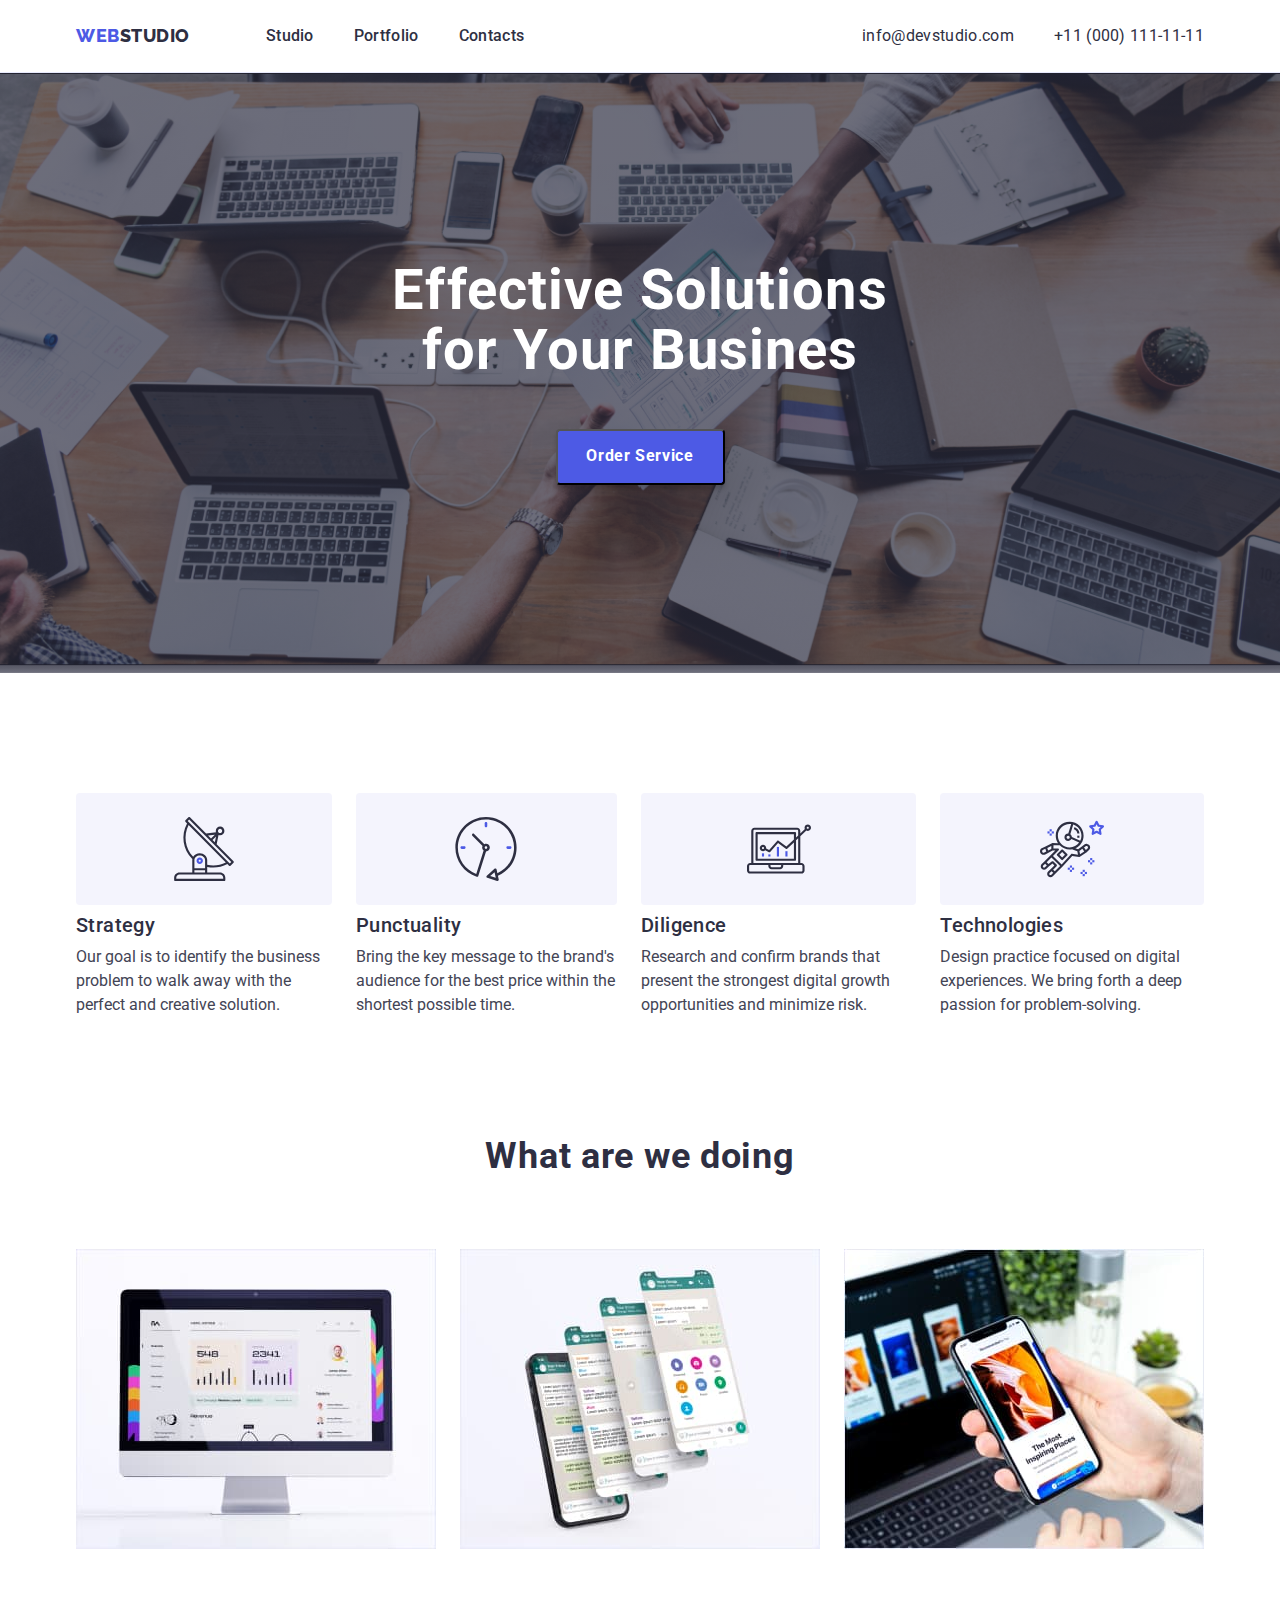
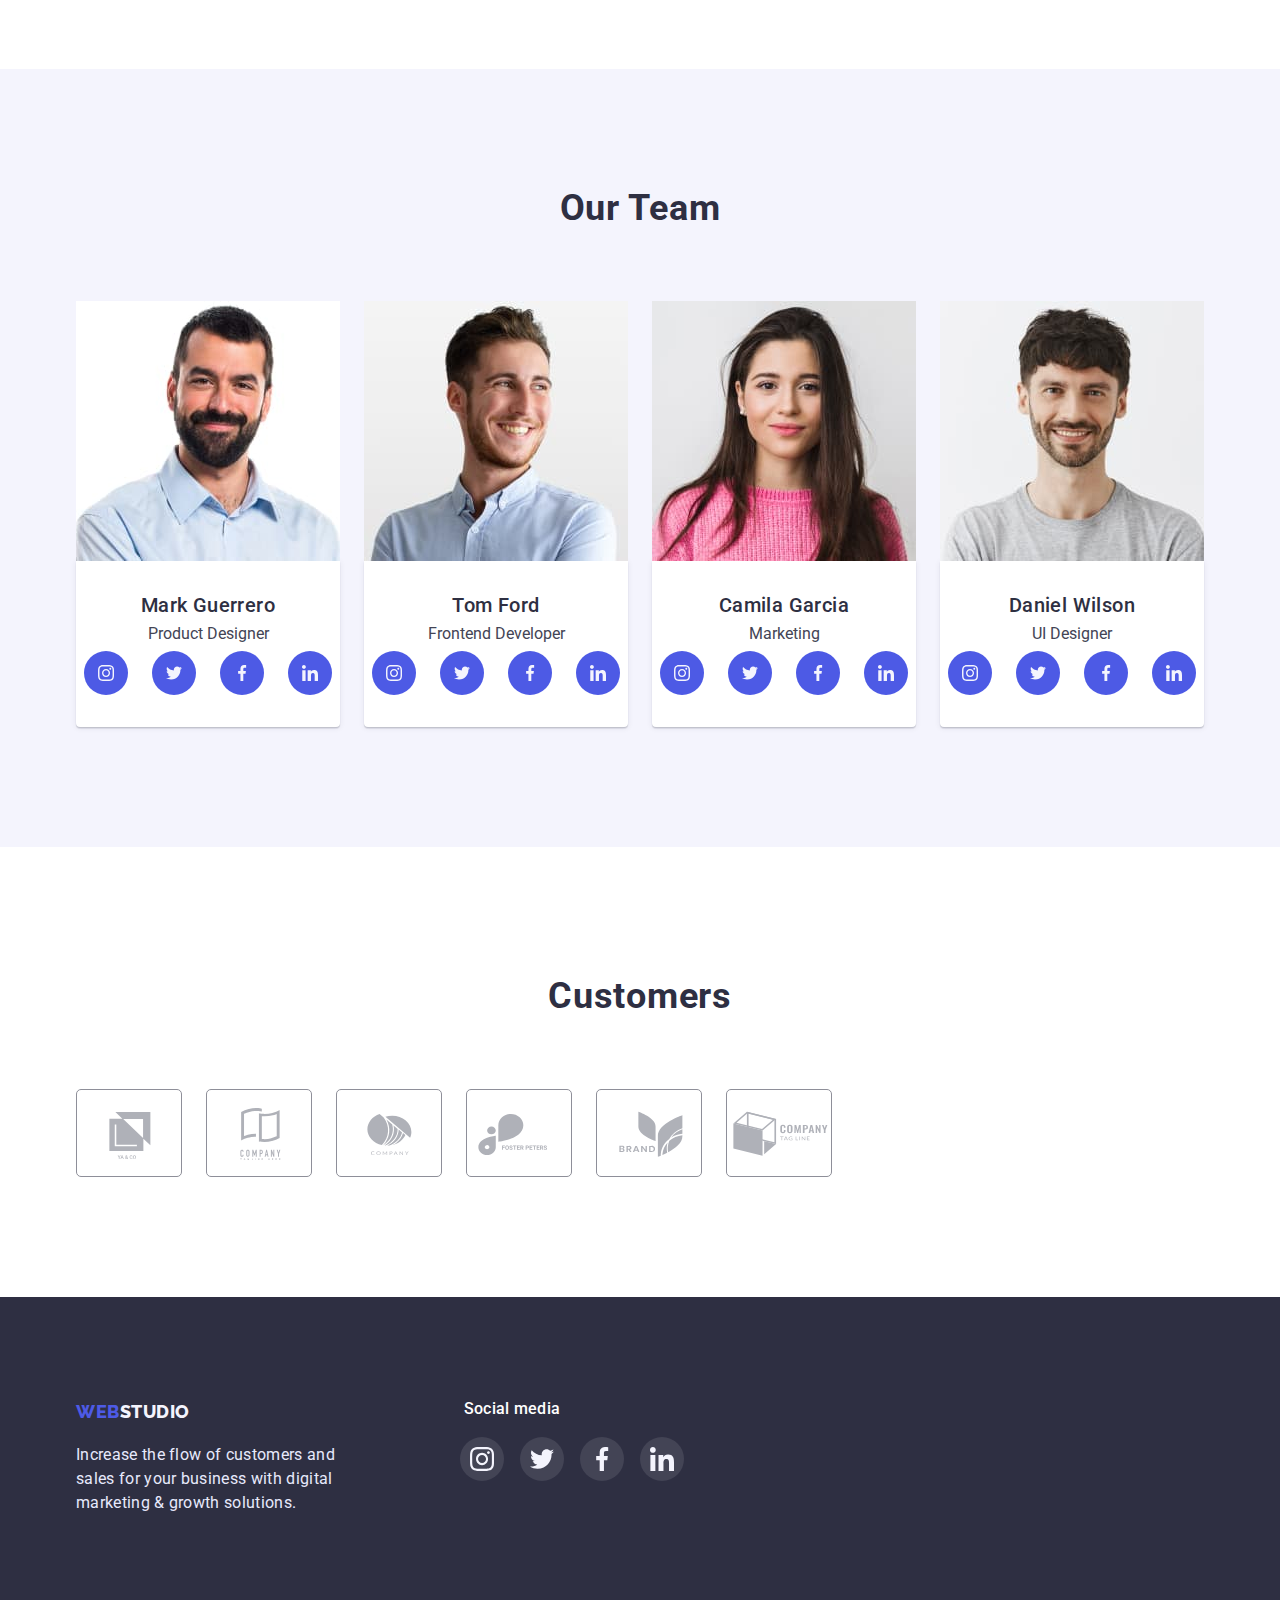
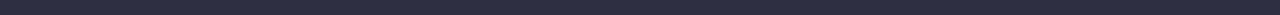
<file: index.html>
<!DOCTYPE html>
<html lang="en">
<head>
    <meta charset="UTF-8">
    <meta http-equiv="X-UA-Compatible" content="IE=edge">
    <meta name="viewport" content="width=device-width, initial-scale=1.0">
    <title>Document</title>
    <link rel="preconnect" href="https://fonts.googleapis.com">
    <link rel="preconnect" href="https://fonts.gstatic.com" crossorigin>
    <link href="https://fonts.googleapis.com/css2?family=Raleway:wght@800&family=Roboto:wght@400;500;700&display=swap" rel="stylesheet">
    <link rel="stylesheet" href="https://cdnjs.cloudflare.com/ajax/libs/modern-normalize/1.1.0/modern-normalize.min.css">
    <link rel="stylesheet" href="./css/style.css">
</head>
<body>
    <!--profile header-->
    <header class="header">
        <div class="container">
            <div class="heder-container">
                <nav class="header-navigation">
                    <a class="header-logo link" href="/index.html">web<span class="studio-header">studio</span></a> 
                    <ul class="header-navigation-list list">
                        <li class="header-item"><a href="./index.html" class="header-link link" >Studio</a></li>
                        <li class="header-item"><a href="./portfolio.html" class="header-link link" >Portfolio</a></li>
                        <li class="header-item"><a href="/" class="header-link link">Contacts</a></li>
                    </ul>
                </nav>
                <!--header contacts -->
                <ul class="contacts-list list">  
                    <li> <a class="couple link "  href="info@devstudio.com">info@devstudio.com</a> </li> 
                    <li> <a class="couple link " href="+11-(000)-111-11-11">+11 (000) 111-11-11</a> </li>
                </ul>
            </div>
        </div>
    </header>

    <!--hero-->
        <section  class="hero" > 
            <div class="container">
                <h1 class="hero-title">
                 Effective Solutions <br> for Your Busines
                </h1> 
                <div class="button">
                    <button type="button" class="hero-button">Order Service</button>
                </div>
            </div> 
        </section>

    <!--About the company-->

    <section class="section-about" >
       <div class="container">
        <ul class="section-list list">
            <li class="section-li">
                <h3 class="section-title">Strategy</h3>
                <p class="section-text">
                    Our goal is to identify the business
                    problem to walk away with the perfect and creative solution. 
                </p>
            </li>
            <li class="section-li" >
                <h3 class="section-title">Punctuality</h3>
                <p class="section-text">
                    Bring the key message to the brand's audience for the best price within the shortest possible time.
                </p>
            </li>
            <li class="section-li" >
                <h3 class="section-title">Diligence</h3>
                <p class="section-text">
                    Research and confirm brands that present the strongest digital growth opportunities and minimize risk. 
                </p>
            </li>
            <li class="section-li" >
                <h3 class="section-title">Technologies</h3>
                <p class="section-text">
                    Design practice focused on digital experiences. We bring forth a deep passion for problem-solving.
                </p>
            </li>
        </ul>
       </div>
    </section>


    <!--Work examples-->
    
    <section class="examples">
        <div class="container">
            <h2 class="examples-title" >What are we doing</h2>
            <ul class="examples-list list"> 
                <li class="photo-list" ><img src="./img/monitor.jpg" alt="monitor" width="360"></li>
                <li class="photo-list" ><img src="./img/phone-monitor.jpg" alt="phone-monitor" width="360"></li>
                <li class="photo-list" ><img src="./img/Laptop.jpg" alt="Laptop" width="360"></li>
            </ul>
        </div>
    </section>


    <!--Our Team-->
    
        <section class="team" >
            <div class="container">
                <h2 class="team-title" >Our Team</h2>
                <ul class="team-list list">
                <li class="team-item" >
                    <img class="team-images" src="./img/Mark.jpg" alt="Mark" width="264">
                    <div class="team-card">
                        <h3 class="team-people">Mark Guerrero</h3>
                        <p class="team-proffecion">Product Designer</p> 
                        <ul class="team-social-list list">
                            <li class="team-social-items">
                                <a href="" class="team-social-link link">
                                    <svg class="team-social-icon" width="16" height="16">
                                        <use href="./img/symbol-defs.svg#icon-instagram" ></use>
                                    </svg>
                                </a>
                            </li>
                            <li class="team-social-items">
                                <a href="" class="team-social-link link">
                                    <svg class="team-social-icon" width="16" height="16">
                                        <use href="./img/symbol-defs.svg#icon-twitter" ></use>
                                    </svg>
                                </a>
                            </li>
                            <li class="team-social-items">
                                <a href="" class="team-social-link link">
                                    <svg class="team-social-icon" width="16" height="16">
                                        <use href="./img/symbol-defs.svg#icon-facebook" ></use>
                                    </svg>
                                </a>
                            </li>
                            <li class="team-social-items">
                                <a href="" class="team-social-link link">
                                    <svg class="team-social-icon" width="16" height="16">
                                        <use href="./img/symbol-defs.svg#icon-linkedin" ></use>
                                    </svg>
                                </a>
                            </li>
                        </ul>
                    </div>
                </li>
                <li class="team-item" >
                    <img class="team-images list" src="./img/Tom.jpg" alt="Tom" width="264">
                    <div class="team-card">
                        <h3 class="team-people list">Tom Ford</h3>
                        <p class="team-proffecion">Frontend Developer</p>
                        <ul class="team-social-list list">
                            <li class="team-social-items">
                                <a href="" class="team-social-link link">
                                    <svg class="team-social-icon" width="16" height="16">
                                        <use href="./img/symbol-defs.svg#icon-instagram" ></use>
                                    </svg>
                                </a>
                            </li>
                            <li class="team-social-items">
                                <a href="" class="team-social-link link">
                                    <svg class="team-social-icon" width="16" height="16">
                                        <use href="./img/symbol-defs.svg#icon-twitter" ></use>
                                    </svg>
                                </a>
                            </li>

                            <li class="team-social-items">
                                <a href="" class="team-social-link link">
                                    <svg class="team-social-icon" width="16" height="16">
                                        <use href="./img/symbol-defs.svg#icon-facebook" ></use>
                                    </svg>
                                </a>
                            </li>
                            <li class="team-social-items">
                                <a href="" class="team-social-link link">
                                    <svg class="team-social-icon" width="16" height="16">
                                        <use href="./img/symbol-defs.svg#icon-linkedin" ></use>
                                    </svg>
                                </a>
                            </li>
                        </ul>  
                    </div>
                </li>
                <li class="team-item" >
                    <img  class="team-images list" src="./img/Gamila.jpg" alt="Gamila" width="264">
                    <div class="team-card">
                        <h3 class="team-people">Camila Garcia</h3>
                        <p class="team-proffecion">Marketing</p>
                        <ul class="team-social-list list">
                            <li class="team-social-items">
                                <a href="" class="team-social-link link">
                                    <svg class="team-social-icon" width="16" height="16">
                                        <use href="./img/symbol-defs.svg#icon-instagram" ></use>
                                    </svg>
                                </a>
                            </li>
                            <li class="team-social-items">
                                <a href="" class="team-social-link link">
                                    <svg class="team-social-icon" width="16" height="16">
                                        <use href="./img/symbol-defs.svg#icon-twitter" ></use>
                                    </svg>
                                </a>
                            </li>

                            <li class="team-social-items">
                                <a href="" class="team-social-link link">
                                    <svg class="team-social-icon" width="16" height="16">
                                        <use href="./img/symbol-defs.svg#icon-facebook" ></use>
                                    </svg>
                                </a>
                            </li>
                            <li class="team-social-items">
                                <a href="" class="team-social-link link">
                                    <svg class="team-social-icon" width="16" height="16">
                                        <use href="./img/symbol-defs.svg#icon-linkedin" ></use>
                                    </svg>
                                </a>
                            </li>
                        </ul>
                    </div> 
                </li>
                <li class="team-item" >
                    <img class="team-images list" src="./img/Daniel.jpg" alt="Daniel" width="264">
                    <div class="team-card">
                        <h3 class="team-people">Daniel Wilson</h3>
                        <p class="team-proffecion">UI Designer</p>
                        <ul class="team-social-list list">
                            <li class="team-social-items">
                                <a href="" class="team-social-link link">
                                    <svg class="team-social-icon" width="16" height="16">
                                        <use href="./img/symbol-defs.svg#icon-instagram" ></use>
                                    </svg>
                                </a>
                            </li>
                            <li class="team-social-items">
                                <a href="" class="team-social-link link">
                                    <svg class="team-social-icon" width="16" height="16">
                                        <use href="./img/symbol-defs.svg#icon-twitter" ></use>
                                    </svg>
                                </a>
                            </li>
                            <li class="team-social-items">
                                <a href="" class="team-social-link link">
                                    <svg class="team-social-icon" width="16" height="16">
                                        <use href="./img/symbol-defs.svg#icon-facebook" ></use>
                                    </svg>
                                </a>
                            </li>
                            <li class="team-social-items">
                                <a href="" class="team-social-link link">
                                    <svg class="team-social-icon" width="16" height="16">
                                        <use href="./img/symbol-defs.svg#icon-linkedin" ></use>
                                    </svg>
                                </a>
                            </li>
                        </ul>
                    </div>
                </li>
                </ul>
            </div>
        </section>
        <!--customers-->
        <section class="customers">
            <div class="container">
                <h2 class="customers-tittle"> Customers </h2>
                    <ul class="customers-list list">
                        <li class="customers-item">
                            <a href="" class="customers-link link">
                                <svg class="customers-icon" width="104" height="56">
                                    <use href="./img/symbol-defs.svg#icon-ya-co"></use>
                                </svg>
                            </a>
                        </li>
                        <li class="customers-item">
                                <a href="" class="customers-link link">
                                    <svg class="customers-icon" width="104" height="56" >
                                        <use href="./img/symbol-defs.svg#icon-logo"></use>
                                    </svg>
                                </a>
                        </li>
                        <li class="customers-item">
                                <a href="" class="customers-link link">
                                    <svg class="customers-icon" width="104" height="56" >
                                        <use href="./img/symbol-defs.svg#icon-logo-company"></use>
                                    </svg>
                                </a>
                        </li>
                        <li class="customers-item">
                            <a href="" class="customers-link link">
                                <svg class="customers-icon" width="104" height="56" >
                                    <use href="./img/symbol-defs.svg#icon-foster"></use>
                                </svg>
                            </a>
                        </li>
                        <li class="customers-item">
                            <a href="" class="customers-link link">
                                <svg class="customers-icon" width="104" height="56" >
                                    <use href="./img/symbol-defs.svg#icon-brand"></use>
                                 </svg>
                            </a>
                        </li>
                        <li class="customers-item">

                            <a href="" class="customers-link link">
                                <svg class="customers-icon" width="104" height="56" >
                                    <use href="./img/symbol-defs.svg#icon-tug-line"></use>
                                </svg>
                            </a>
                        </li>
                    </ul>
            </div>
        </section>
    <!--profile footer-->
    <footer class="footer">
        <div class="container">
            <div class="footer-container">
                <div>
                    <a class="footer-logo link" href="/index.html">web<span class="studio" >studio</span></a>
                    <p class="footer-text">Increase the flow of customers and sales for your business with digital marketing & growth solutions.</p>
                </div>
                
                
                <div>
                    <p class="footer-social-text"> Social media</p>
                 <ul class="footer-social-list list">
                    <li class="footer-social-item">
                        <a href="" class="footer-social-link link">
                            <svg class="footer-icon" width="24" height="24" >
                                <use href="./img/symbol-defs.svg#icon-instagram"></use>
                            </svg>
                        </a>
                    </li>
                    <li class="footer-social-item">
                        <a href="" class="footer-social-link link">
                            <svg class="footer-icon" width="24" height="24" >
                                <use href="./img/symbol-defs.svg#icon-twitter"></use>
                            </svg>
                        </a>
                    </li>
                    <li class="footer-social-item">
                        <a href="" class="footer-social-link link">
                            <svg class="footer-icon" width="24" height="24" >
                                <use href="./img/symbol-defs.svg#icon-facebook"></use>
                            </svg>
                        </a>
                    </li>
                    <li class="footer-social-item">
                        <a href="" class="footer-social-link link">
                            <svg class="footer-icon" width="24" height="24" >
                                <use href="./img/symbol-defs.svg#icon-linkedin"></use>
                            </svg>
                        </a>
                    </li>
                  </ul>
                </div>    
           </div>
           
        </div>   
    </footer>
</body>
</html>
</file>
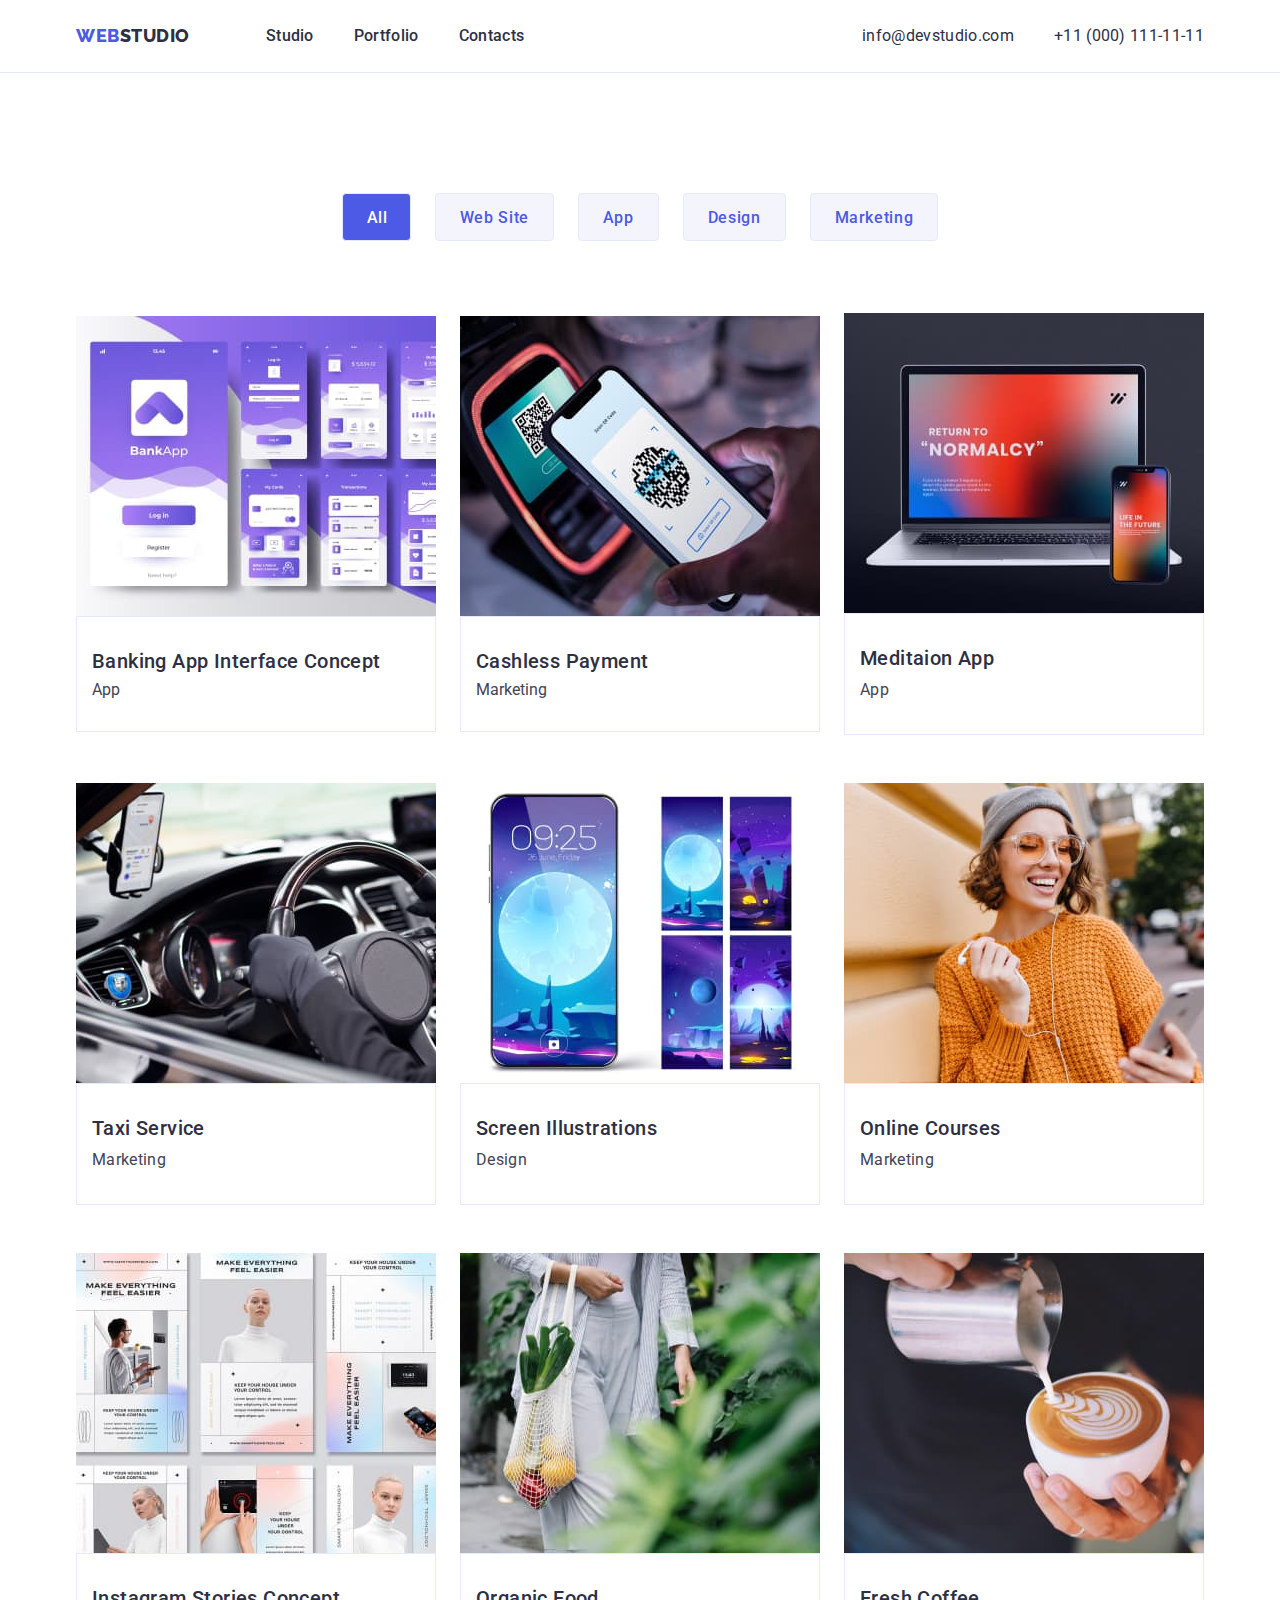
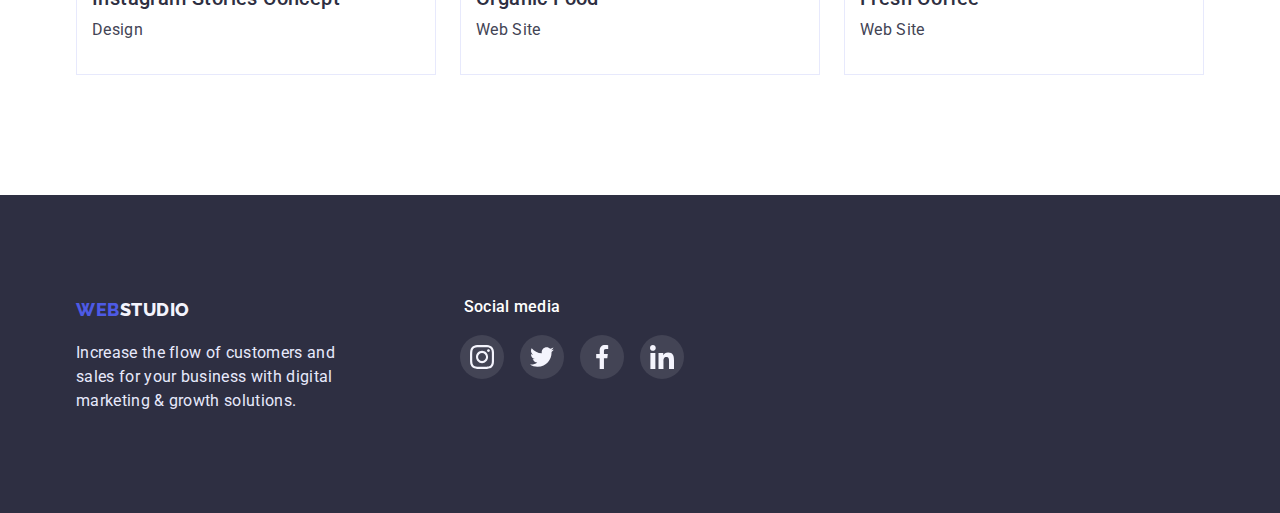
<file: portfolio.html>
<!DOCTYPE html>
<html lang="en">
<head>
    <meta charset="UTF-8">
    <meta http-equiv="X-UA-Compatible" content="IE=edge">
    <meta name="viewport" content="width=device-width, initial-scale=1.0">
    <title>Document</title>
    <link rel="preconnect" href="https://fonts.googleapis.com">
    <link rel="preconnect" href="https://fonts.gstatic.com" crossorigin>
    <link href="https://fonts.googleapis.com/css2?family=Raleway:wght@800&family=Roboto:wght@400;500;700&display=swap" rel="stylesheet">
    <link rel="stylesheet" href="https://cdnjs.cloudflare.com/ajax/libs/modern-normalize/1.1.0/modern-normalize.min.css">
    <link rel="stylesheet" href="./css/style.css">
</head>
<body>
     <!--profile header-->
     <header class="header">
        <div class="container">
            <div class="heder-container">
                <nav class="header-navigation">
                    <a class="header-logo link" href="/index.html">web<span class="studio-header">studio</span></a> 
                    <ul class="header-navigation-list list">
                        <li class="header-item"><a href="./index.html" class="header-link link" >Studio</a></li>
                        <li class="header-item"><a href="./portfolio.html" class="header-link link" >Portfolio</a></li>
                        <li class="header-item"><a href="/" class="header-link link">Contacts</a></li>
                    </ul>
                </nav>
                <!--header contacts -->
                <ul class="contacts-list list">  
                    <li> <a class="couple link "  href="info@devstudio.com">info@devstudio.com</a> </li> 
                    <li> <a class="couple link " href="+11-(000)-111-11-11">+11 (000) 111-11-11</a> </li>
                </ul>
            </div>
        </div>
    </header>
    <!--Portfolio buttons-->
    <section class="portfolio">
        <div class="container">
            <ul class="portfolio-button list">
                <div class="buttons-wrap">
                <li>
                    <button type="button" class="portfolio-main-button">All</button>
                </li>
                <li>
                    <button type="button" class="portfolio-same-button"> Web Site </button>
                </li>
                <li>
                    <button type="button" class="portfolio-same-button">App</button>
                </li>
                <li>
                    <button type="button" class="portfolio-same-button">Design</button>
                </li>
                <li>
                    <button type="button" class="portfolio-same-button"> Marketing </button>
                </li>
            </div>
            </ul> 

         <!--Portfolio images-->

        <ul class="portfolio-list list">
            <li class="portfolio-list-item" >
                <img src="./img/bank app.jpg" alt="bank-app" width="360" height="300">
                <div class="portfolio-photo-card">
                    <h3 class="portfolio-about" >Banking App Interface Concept</h3>
                    <p>App</p>
                </div>
                
            </li>
            <li class="portfolio-list-item" >
                <img src="./img/QR.jpg" alt="QR" width="360" height="300">
                <div class="portfolio-photo-card" >
                    <h3 class="portfolio-about" >Cashless Payment</h3>
                    <p>Marketing</p>
                </div>
            </li>
            <li class="portfolio-list-item" >
                <img src="./img/return.jpg" alt="return" width="360" height="300">
                <div class="portfolio-photo-card" >
                    <h3 class="portfolio-about" >Meditaion App</h3>
                    <p class="portfolio-text" >App</p>
                </div>

            </li>
            <li class="portfolio-list-item" >
                <img src="./img/car.jpg" alt="car" width="360" height="300">
                <div class="portfolio-photo-card" >
                    <h3 class="portfolio-about" >Taxi Service</h3>
                    <p class="portfolio-text" >Marketing</p>
                </div>
            </li>
            <li class="portfolio-list-item" >
                <img src="./img/moon.jpg" alt="moon" width="360" height="300">
                <div class="portfolio-photo-card" >
                    <h3 class="portfolio-about" >Screen Illustrations</h3>
                    <p class="portfolio-text" >Design</p>
                </div>
            </li>
            <li class="portfolio-list-item" >
                <img src="./img/girl.jpg" alt="girl" width="360" height="300">
                <div class="portfolio-photo-card" >
                    <h3 class="portfolio-about" >Online Courses</h3>
                    <p class="portfolio-text" >Marketing</p>
                </div>
            </li>
            <li class="portfolio-list-item" >
                <img src="./img/jurnal.jpg" alt="jurnal" width="360" height="300">
                <div class="portfolio-photo-card" >
                    <h3 class="portfolio-about" >Instagram Stories Concept</h3>
                    <p class="portfolio-text" >Design</p>
                </div>
            </li>
            <li class="portfolio-list-item" >
                <img src="./img/no-plastic.jpg" alt="no-plastic" width="360" height="300">
                <div class="portfolio-photo-card" >
                    <h3 class="portfolio-about" >Organic Food</h3>
                    <p class="portfolio-text" >Web Site</p>
                </div>
            </li>
            <li class="portfolio-list-item" >
                <img src="./img/coffe.jpg" alt="coffe" width="360" height="300">
                <div class="portfolio-photo-card" >
                    <h3 class="portfolio-about" >Fresh Coffee</h3>
                    <p class="portfolio-text" >Web Site</p>
                </div>
            </li>
        </ul>
    </div>
    </section>

    <!--profile footer-->
    <footer class="footer">
        <div class="container">
            <div class="footer-container">
                <div>
                    <a class="footer-logo link" href="/index.html">web<span class="studio" >studio</span></a>
                    <p class="footer-text">Increase the flow of customers and sales for your business with digital marketing & growth solutions.</p>
                </div>
                
                
                <div>
                    <p class="footer-social-text"> Social media</p>
                 <ul class="footer-social-list list">
                    <li class="footer-social-item">
                        <a href="" class="footer-social-link link">
                            <svg class="footer-icon" width="24" height="24" >
                                <use href="./img/symbol-defs.svg#icon-instagram"></use>
                            </svg>
                        </a>
                    </li>
                    <li class="footer-social-item">
                        <a href="" class="footer-social-link link">
                            <svg class="footer-icon" width="24" height="24" >
                                <use href="./img/symbol-defs.svg#icon-twitter"></use>
                            </svg>
                        </a>
                    </li>
                    <li class="footer-social-item">
                        <a href="" class="footer-social-link link">
                            <svg class="footer-icon" width="24" height="24" >
                                <use href="./img/symbol-defs.svg#icon-facebook"></use>
                            </svg>
                        </a>
                    </li>
                    <li class="footer-social-item">
                        <a href="" class="footer-social-link link">
                            <svg class="footer-icon" width="24" height="24" >
                                <use href="./img/symbol-defs.svg#icon-linkedin"></use>
                            </svg>
                        </a>
                    </li>
                  </ul>
                </div>    
           </div>
           
        </div>   
    </footer>
</body>
</html>
</file>
<file: css/style.css>
:root {
    --title-color:#2E2F42;
    --accent-color: #4D5AE5;
    --white-color: #FFFFFF;
    --text-color: #434455;
    --icon-color: #AFB1B8;
    --soc-link-color:#F4F4FD;
 }
 p,
 h1,
 h2,
 h3,
 h4,
 h5,
 h6 {
    margin: 0;
}
 ul,
 ol{
    margin: 0;
    padding-left:0 ;
 }

img {
    display: block;
    max-width: 100%;
    height: auto;
}
 
 body {
    background-color:#FFFFFF;
    color:#434455;
    font-family:'roboto', roboto-serif ;
 }

 .list{
    list-style: none ;
}
 .link {
    text-decoration: none;
 }
  
/* Color of tittle text #2E2F42 */
/* Color of secondary text #434455 */
/* Color  #FFFFFF */
/* Color of accent #4D5AE5 */
/* Color of back-ground accent #2E2F42 */

/* ====================================<PROFILE HEADER>=================================== */

.container {
    width: 1158px;
    padding-left: 15px;
    padding-right: 15px;
    margin-left: auto;
    margin-right: auto;
}

.header {
    border-bottom: 1px solid #E7E9FC; 
}

.heder-container {
    display: flex;
    background-color: var(--white-color);
   
}

.header-logo{
    font-family: 'Raleway';
    font-weight: 800;
    font-size: 18px;
    line-height: 1.66;
    letter-spacing: 0.03em;
    text-transform: uppercase;
    color: var(--accent-color); 
    margin-right: 76px;
}

.studio-header{
    color:var(--title-color) ;
    
}

.header-navigation{
    display: flex;
    align-items: center;
    margin-right: auto;
    
}

.header-navigation-list{
    display: flex;
    align-items: center;
    margin-right: auto;
    gap: 40px; 
}


.header-navigation .header-link {
    color: var(--title-color) ;
}


.header-item {
    padding-top:24px;
    padding-bottom: 24px;
}

.header-link {
    font-weight: 500;
    font-size: 16px;
    line-height: 1.5em;
    letter-spacing: 0.02em;
    color: var(--title-color);    
}

.header-link:hover, 
.header-link:focus {
    color: var(--accent-color)
}


.contacts-list .couple {
    font-size: 16px;
    line-height: 1.5;
    letter-spacing: 0.02em;
    color: var(--title-color);
}

.contacts-list {
    display: flex;
    align-items: center;
    gap: 40px;
}

.contacts-list .couple:hover,
.contacts-list .couple:focus {
    color: var(--accent-color)
}

/* ========================</PROFILE HEADER>=================== */
/* ==============================<HERO>================== */

.hero {
    background-color: var(--title-color);
    padding-top: 188px;
    padding-bottom: 188px;
    background-image: linear-gradient(rgba(46, 47, 66, 0.7),rgba(46, 47, 66, 0.7)),
    url(../img/hero-bg.jpg);
    background-repeat: no-repeat;
    background-position: center;
    background-size: cover;
    max-width: 1600px;
    margin: auto;
}


.hero-title  {
    font-size: 56px;
    line-height: 1.07em;
    letter-spacing: 0.02em;
    color: var(--white-color);
    text-align: center;
}

.hero-button {
    min-width: 169px;
    height: 56px;
    border-radius: 4px;
    box-shadow: 0px 4px 4px rgba(0, 0, 0, 0.15);
    font-family: inherit;
    font-weight: 700;
    font-size: 16px;
    line-height: 1.18;
    letter-spacing: 0.04em;         
    color: var(--white-color);
    background-color: var(--accent-color);
    cursor: pointer;
    margin-top: 48px;
}

.button {
    display: flex;
    justify-content: center;
}



/* =============================</HERO>================================== */

/* ==========================<SECTION ABOUT>================== */

.section-about {
    padding-top: 120px;
}

.section-list {
    display: flex;
    justify-content: center;
    gap: 24px;
}

.section-li {
 flex-basis: calc((100%-3*24px)/4);
}

.section-li::before {
    display: block;
    content: '';
    height: 112px;
    background-image :url(../img/antenna.svg);
    background-repeat: no-repeat;
    background-position: 50% 50%;
    border-radius: 4px;
    background-color: #F4F4FD;
    margin-bottom: 8px;
}

.section-li:nth-child(2)::before{
    background-image: url(../img/clock.svg);
}

.section-li:nth-child(3)::before{
    background-image: url(../img/diagram.svg);
}

.section-li:nth-child(4)::before{
    background-image: url(../img/astronaut.svg);
}

.section-title {
    font-weight: 500;
    font-size: 20px;
    line-height: 1.2em;
    letter-spacing: 0.02em;
    color: var(--title-color);
    margin-bottom: 8px;
}

.section-text{
    font-size: 16px;
    line-height: 1.5em;
}

.about-icon-list {
    display: flex;
    justify-content: center;
    gap: 24px;
}

.about-icon-item {
    width: 244px;
    height: 112px;

}

.about-icon-link {
    width: 100%;
    height: 100%;
    background-color: #F4F4FD;
    border-radius: 4px;
    display: flex;
    align-items: center;
    justify-content: center;
    
}




/* ==========================</SECTION ABOUT>================== */

/* ==========================<EXAMPLES>================== */
.examples {
    padding-top: 120px;
    padding-bottom: 120px;
}

.examples-title {
    font-size: 36px;
    line-height: 1.11em;
    letter-spacing: 0.02em;
    color: var(--title-color);
    margin-bottom: 72px;
    text-align: center;
}

.examples-list {
    display: flex;
    gap: 24px;
    flex-basis: calc((100%-2*24)/3);
    justify-content: center;
}
/* ==========================</EXAMPLES>================== */

/* ==========================<TEAM>================== */

.team {
    background-color: #F4F4FD;
    padding-top: 120px;
    padding-bottom: 120px;
    margin: auto;
}

.team-title { 
    font-size: 36px;
    line-height: 1.11em;
    text-align: center;
    letter-spacing: 0.02em;
    text-transform: capitalize;
    color: var(--title-color);
    margin-bottom: 72px;
}

.team-people {
    font-weight: 500;
    font-size: 20px;
    line-height: 1.2;
    letter-spacing: 0.02em;
    color: var(--title-color);
    text-align: center;
    margin-bottom: 8px;
}

.team-proffecion {
    text-align: center;
    margin-bottom: 8px;
}


.team-list {
    display: flex;
    gap: 24px;

}

.team-item {
    width: calc((100-73px)/4);
    
}

.team-card {
    background-color: var(--white-color);
    padding-top: 32px;
    padding-bottom: 32px;
    box-shadow: 0px 1px 6px rgba(46, 47, 66, 0.08), 0px 1px 1px rgba(46, 47, 66, 0.16), 0px 2px 1px rgba(46, 47, 66, 0.08);
    border-radius: 0px 0px 4px 4px; 
}

.team-social-list {
    display: flex;
    justify-content: center;
    gap: 24px;
}


.team-social-items {
    width: 44px;
    height: 44px;
}


.team-social-link {
    width: 100%;
    height: 100%;
    background-color: var(--accent-color);
    border-radius: 50%;
    display: flex;
    align-items: center;
    justify-content: center;
}

.team-social-link:hover,
.team-social-link:focus
{
    background-color: #404BBF;
}


/* ==========================</TEAM>================== */

/*=========================<CUSTOMERS>=====================*/
.customers {
    padding-top: 130px;
    padding-bottom: 120px;
}
.container {
}
.customers-tittle {
    font-size: 36px;
    line-height: 1.11em;
    text-align: center;
    letter-spacing: 0.02em;
    text-transform: capitalize;
    color: var(--title-color);
    margin-bottom: 72px;
}

.customers-list {
    display: flex;
    gap: 24px;
}

.list {
}

.customers-item {
    width: calc((100%-168px)/6);
    height: 88px;
}


.customers-link {
    width: 100%;
    height: 100%;
    border: 1px solid #8E8F99;
    border-radius: 5px;
    display: flex;
    align-items: center;
    justify-content: center;
    
}

.customers-link:hover {
    border-color: var(--accent-color)
}

.customers-link:hover .customers-icon,
.customers-link:focus .customers-icon {
    fill: var(--accent-color);
    
}


.customers-icon {
    fill: var(--icon-color);


}


/*=========================</CUSTOMERS>=====================*/



/* ==========================<FOOTER>================== */


.footer {
    background-color: var(--title-color);
    padding-bottom: 100px;
    padding-top: 100px;
    margin: auto;
}   


.footer-container {
    display: flex;
}

.footer-text {
    font-family: roboto;
    font-weight: 400;
    font-size: 16px;
    line-height: 1.5em;
    font-size: 16px;
    letter-spacing: 0.02em;
    color: #E7E9FC;
    margin-top: 16px;
    width: 264px;
    height: 72px;

}


.footer-logo {
    font-family: 'Raleway';
    font-style: normal;
    font-weight: 800;
    font-size: 18px;
    line-height: 1.66;
    letter-spacing: 0.03em;
    text-transform: uppercase;
    color: var(--accent-color);
  
}

.studio {
    color: #F4F4FD;
}

.footer-social {
}
.footer-social-text {
    font-weight: 500;
    font-size: 16px;
    line-height: 1.5em;
    letter-spacing: 0.02em;
    color: var(--white-color);
    display: flex;
    justify-content: center;
    margin-bottom: 16px;
}

.footer-social-list {
    display: flex;
    justify-content: center;
    gap: 16px;
    margin-left: 120px;
}

.footer-social-item {
    width: 44px;
    height: 44px;
}
.footer-social-link {
    width: 100%;
    height: 100%;
    background-color: rgba(255, 255, 255, 0.1);
    border-radius: 50%;
    display: flex;
    align-items: center;
    justify-content: center;
}



.footer-social-link:hover,
.footer-social-link:focus  {

    background-color: #31D0AA; 
}



/* ==========================</FOOTER>================== */




/* =================================================================<PORTFOLIO (PAGE # 2)>===========================================================================*/

/*========<BUTTONS>======= */

.portfolio {
    padding-top: 120px;
    padding-bottom: 120px;
}

.buttons-wrap {
    display: flex;
    justify-content: center;
    gap: 24px;
    margin-bottom: 72px;
}

.portfolio-main-button {
    width: 69px;
    height:48px ;
    font-family: inherit;
    font-weight: 500;
    font-size: 16px;
    line-height: 1.5;
    letter-spacing: 0.04em;         
    color: var(--white-color);
    background-color: var(--accent-color);
    cursor: pointer;
    border: 1px solid #E7E9FC;
    border-radius: 4px;
    padding: 12px 24px;

}
.portfolio-same-button{
    font-family: inherit;
    font-weight: 500;
    font-size: 16px;
    line-height: 1.5;
    letter-spacing: 0.04em;         
    color: var(--accent-color);
    background-color:#F4F4FD;;
    cursor: pointer;
    border: 1px solid #E7E9FC;
    border-radius: 4px;
    height: 48px;
    padding: 12px 24px;

}

.portfolio-same-button:focus,
.portfolio-same-button:hover{
    background-color: #404BBF;
    color: var(--white-color);

}


.portfolio-main-button:focus,
.portfolio-main-button:hover{

}

/*========</BUTTONS>======= */

/*=========</PORTFOLIO>========*/

.portfolio-list {
    display: flex;
    flex-wrap: wrap;
    align-items: center;
    column-gap: 24px;
    row-gap: 48px;
    cursor: pointer;
}

.portfolio-list-item:hover,
.portfolio-list-item:focus{
    box-shadow: 2px 2px 1px 1px 
    rgba(0, 0, 0, 0.1);
}


.portfolio-photo-card {
    padding-left: 15px;
    padding-top: 32px;
    padding-bottom: 32px;
    border: 1px solid #E7E9FC;
}

.portfolio-about {
    font-weight: 500;
    font-size: 20px;
    line-height: 1.2em;
    letter-spacing: 0.02em;
    text-transform: capitalize;
    color: var(--title-color) ;
    margin-bottom: 8px;
}

.portfolio-text {
    font-size: 16px;
    line-height:1.5;
    letter-spacing: 0.02em;
}

/*=========</PORTFOLIO>========*/





/* ===================</PORTFOLIO (PAGE # 2)>===================*
</file>
